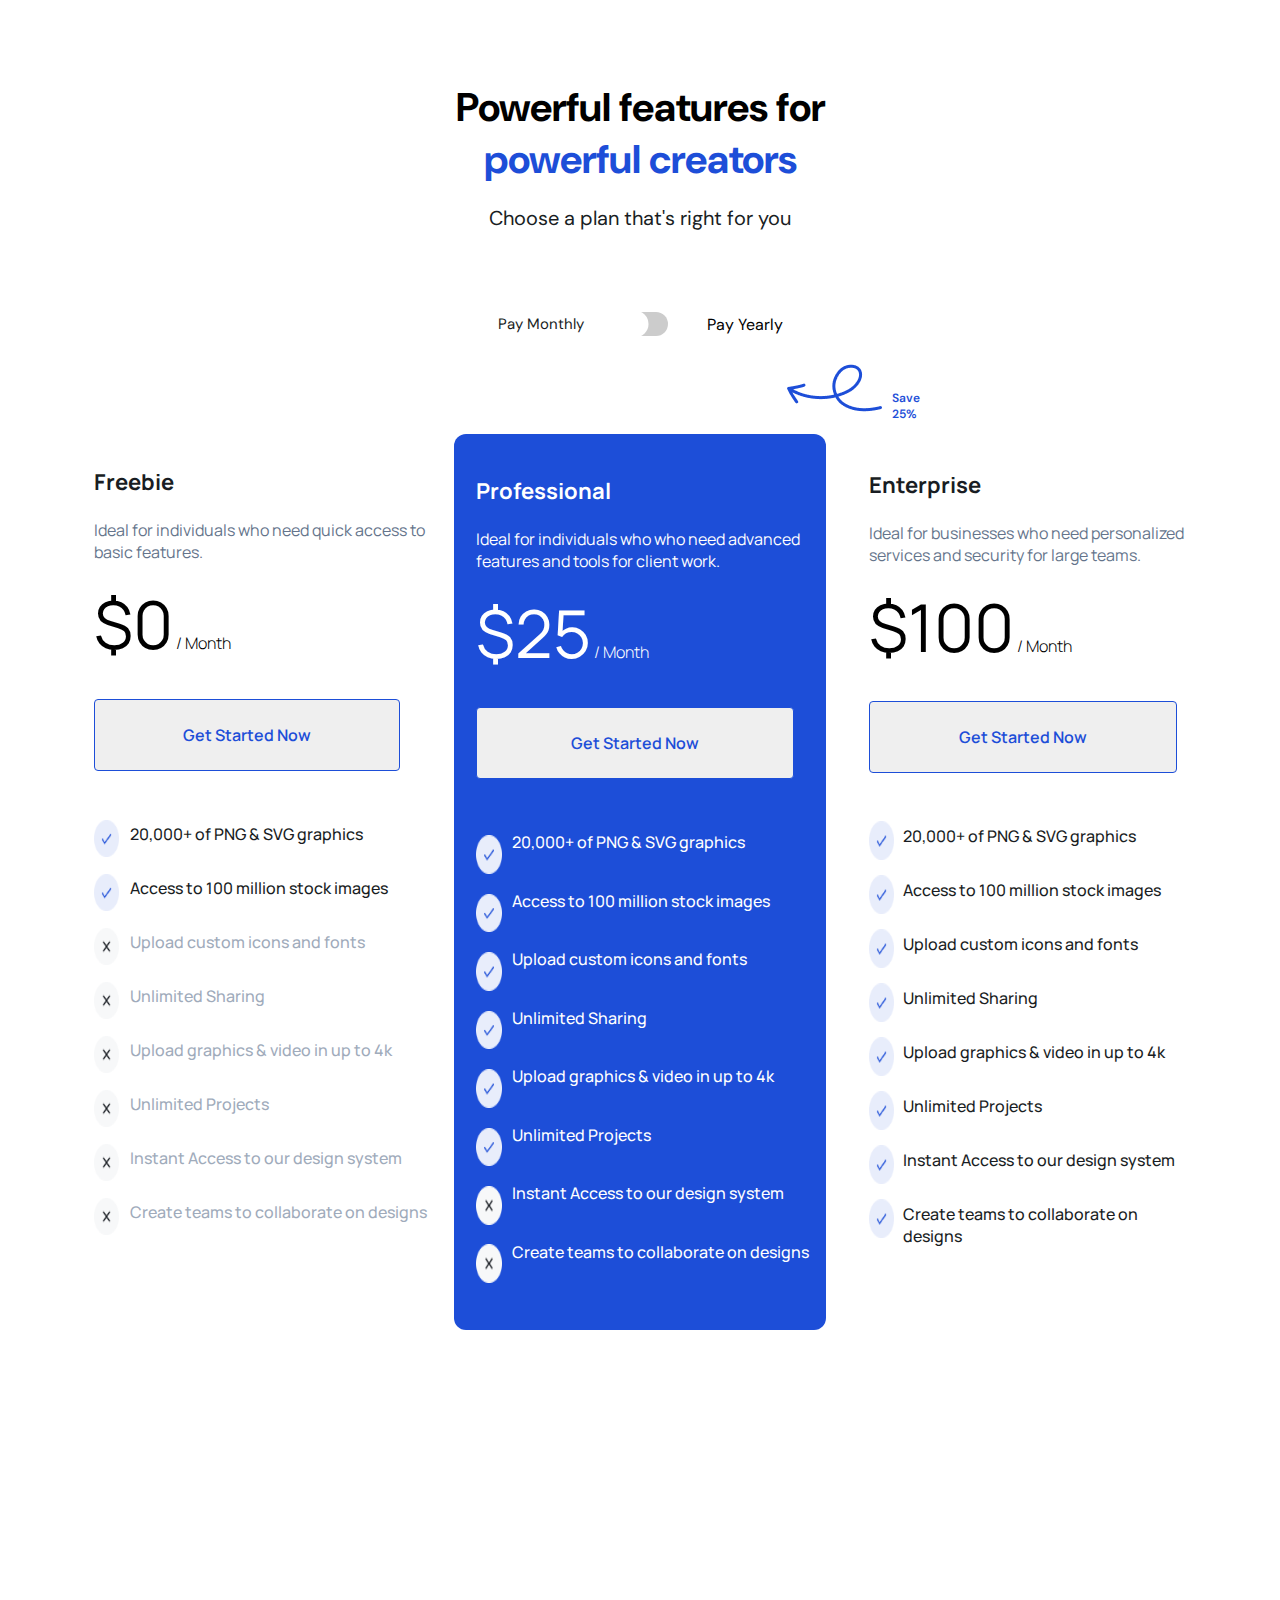
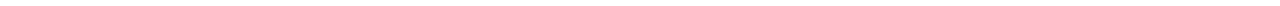
<file: index.html>
<!DOCTYPE html>
<html lang="en">
<head>
    <meta charset="UTF-8">
    <meta name="viewport" content="width=\, initial-scale=1.0">
    <title>Plans</title>
    <link rel="stylesheet" href="index.css">
    <link href='https://fonts.googleapis.com/css?family=DM Sans' rel='stylesheet'>
    <link href='https://fonts.googleapis.com/css?family=Manrope' rel='stylesheet'>
</head>
<body>
  <div class="grid">
    <div class="head">
         <div class="features">
                <p class="main">Powerful features for<span class="lower"><br>powerful creators</span>
                <span class="text"><br>Choose a plan that's right for you</span></p>
                <div class="pay">
                    <div class="monthly">Pay Monthly</div>
                    <div class="btnimg"><input type="checkbox"></div>
                    <div class="yearly">Pay Yearly</div>
                </div>
        </div>
        <div class="sign">
                <img src="Arrow 2.png" alt="">
            <p class="save">Save 25%</p>
            
            </div>
        
        
    </div>
    <div class="left">
        <div class="first">
            <p class="freebie">Freebie</p>
            <p class="para">Ideal for individuals who need quick access to basic features.</p>
            <p><span class="dollar">$0</span><span class="month"> / Month</span></p>
            <button class="getstart">Get Started Now</button>
            <br><br><br>
            <div class="contain">
              <img src="Frame 74.png" alt="">
              <p class="graphics">20,000+ of PNG & SVG graphics</p>

            </div>
            <div class="contain">
                <img src="Frame 74.png" alt="">
                <p class="graphics">Access to 100 million stock images</p>        
              </div>
            <div class="contain">
                <img src="Frame 75.png" alt="">
                <p class="cross">Upload custom icons and fonts</p>        
              </div>
            <div class="contain">
                <img src="Frame 75.png" alt="">
                <p class="cross">Unlimited Sharing</p>        
              </div>
            <div class="contain">
                <img src="Frame 75.png" alt="">
                <p class="cross">Upload graphics & video in up to 4k</p>        
              </div>
            <div class="contain">
                <img src="Frame 75.png" alt="">
                <p class="cross">Unlimited Projects</p>        
              </div>
            <div class="contain">
                <img src="Frame 75.png" alt="">
                <p class="cross">Instant Access to our design system</p>        
              </div>
            <div class="contain">
                <img src="Frame 75.png" alt="">
                <p class="cross">Create teams to collaborate on designs</p>        
              </div>
            
        </div>
    </div>
    <div class="mid">
        <div class="first">
            <p class="freebie">Professional</p>
            <p class="para">Ideal for individuals who who need advanced features and tools for client work.</p>
            <p><span class="dollar">$25</span><span class="month"> / Month</span></p>
            <button class="getstart">Get Started Now</button>
            <br><br><br>
            <div class="contain">
              <img src="Frame 74.png" alt="">
              <p class="graphics">20,000+ of PNG & SVG graphics</p>

            </div>
            <div class="contain">
                <img src="Frame 74.png" alt="">
                <p class="graphics">Access to 100 million stock images</p>        
              </div>
            <div class="contain">
                <img src="Frame 74.png" alt="">
                <p class="cross">Upload custom icons and fonts</p>        
              </div>
            <div class="contain">
                <img src="Frame 74.png" alt="">
                <p class="cross">Unlimited Sharing</p>        
              </div>
            <div class="contain">
                <img src="Frame 74.png" alt="">
                <p class="cross">Upload graphics & video in up to 4k</p>        
              </div>
            <div class="contain">
                <img src="Frame 74.png" alt="">
                <p class="cross">Unlimited Projects</p>        
              </div>
            <div class="contain">
                <img src="Frame 75.png" alt="">
                <p class="cross">Instant Access to our design system</p>        
              </div>
            <div class="contain">
                <img src="Frame 75.png" alt="">
                <p class="cross">Create teams to collaborate on designs</p>        
              </div>
            
        </div>
    </div>
    <div class="right">
        <div class="first">
            <p class="freebie">Enterprise</p>
            <p class="para">Ideal for businesses who need personalized services and security for large teams. </p>
            <p><span class="dollar">$100</span><span class="month"> / Month</span></p>
            <button class="getstart">Get Started Now</button>
            <br><br><br>
            <div class="contain">
              <img src="Frame 74.png" alt="">
              <p class="graphics">20,000+ of PNG & SVG graphics</p>

            </div>
            <div class="contain">
                <img src="Frame 74.png" alt="">
                <p class="graphics">Access to 100 million stock images</p>        
              </div>
            <div class="contain">
                <img src="Frame 74.png" alt="">
                <p class="cross">Upload custom icons and fonts</p>        
              </div>
            <div class="contain">
                <img src="Frame 74.png" alt="">
                <p class="cross">Unlimited Sharing</p>        
              </div>
            <div class="contain">
                <img src="Frame 74.png" alt="">
                <p class="cross">Upload graphics & video in up to 4k</p>        
              </div>
            <div class="contain">
                <img src="Frame 74.png" alt="">
                <p class="cross">Unlimited Projects</p>        
              </div>
            <div class="contain">
                <img src="Frame 74.png" alt="">
                <p class="cross">Instant Access to our design system</p>        
              </div>
            <div class="contain">
                <img src="Frame 74.png" alt="">
                <p class="cross">Create teams to collaborate on designs</p>        
              </div>
            
        </div>
    </div>
    
  </div>  
</body>
</html>
</file>
<file: index.css>
body{
    margin: 0;
    padding: 0;
}
.grid{
    margin-bottom: 20%;
    display: grid;
    grid-template-columns: 1fr 1fr 1fr;
    grid-template-rows:  1fr 1fr 1fr 1fr 1fr;
    height: 150vh;
    margin-left: 6.5%;
    margin-right: 6.5%;
}
.left{
    /* border: 1px solid; */
}
.mid{
    background-color: #1D4ED8;
    box-shadow: 0, 10, 25,0,#CCD9FF;
    border-radius: 12px;
    gap: 40px;
}
.right{
    gap: 40px;
    margin-top: 1%;
}
.head{
    grid-column: 1/4;                                                                                            
}
.features{
    margin-top: 9vh;
    text-align: center;
    font-family: DM Sans;
    font-size: 40px;
    font-weight: 700;
}
.lower{
    padding-top: 3vh;
    font-size: 40px;
    color:#1D4ED8;
}
.text{
    margin-top: 100px;
    font-size: 20px;
    font-weight: 400;
    font-family: DM Sans;
    color: #191D23;
}
.first{
    padding: 3%;
}
.pay{
    margin-top: 8vh;
    display: flex;
    justify-content: center;
    font-family: DM Sans;
    font-weight: 400;
    font-size: 16px;
}
.monthly{
    padding-top: .6vh;
    padding-right: 4vh;
    font-weight: 400;
    font-size: 15px;
    color: #191D23;
}
.yearly{
    padding-top: .6vh;
    padding-left: 4vh;
}
.btnimg{
    cursor: pointer;
}
.sign{
    display: flex;
    margin-left: 63%;
    width: 14%;
    align-items: end;
    height: 10vh;
}
.save{
    color:#1D4ED8;
    font-weight: 590;
    font-size: 12px;
    font-family: DM Sans;
}
.freebie{
    font-weight: 700;
    font-size: 22px;
    font-family: Manrope;
    color: #191D23;
}
.para{
    font-family: Manrope;
    color:#64748B;
    font-weight: 400;
    font-size: 16px;
}
.dollar{
    font-family: Manrope;
    font-size: 66px;
    font-weight: 400;
}
.month{
    font-family: Manrope;
    font-weight: 300;
    font-size: 16px;
}
.getstart{
    color: #1D4ED8;
    padding: 10px;
    margin-top: 1.5vh;
    font-family: Manrope;
    font-weight: 600;
    font-size: 16px;
    text-align: center;
    width: 87.5%;
    border: 1.5px #1D4ED8 solid;
    height: 8vh;
    border-radius: 4px;
    cursor: pointer;
}
.contain{
    display: flex;
}
.contain img{ 
    margin-top: 3.7%;
    width: 7.2%;
    height: 4.2vh;
}
.graphics{
    justify-content: center;
    font-family: Manrope;
    margin-left: 3%;
    font-family: Manrope;
    font-size: 16px;
    font-weight: 500;
    color: #191D23;
}
.cross{
    font-family: Manrope;
    margin-left: 3%;
    font-family: Manrope;
    font-size: 16px;
    font-weight: 500;
    color:  #A0ABBB;
}
.mid {
    padding-top: 1vh;
    padding-bottom: 4vh;
     color: #FFFFFF;;
    padding-left: 3%;
    gap: 40px;
}
.mid img{
    margin-top: 2.2vh;
    width: 7.5%;
    height: 4.3vh;
}
.mid .freebie{
    color: 
    #FFFFFF;
}
.mid .graphics{
    color: #FFFFFF;;
}
.mid .cross{
    color: #FFFFFF;;
}
.mid .getstart{
   width: 94%;
}
.mid .para{
    color: #FFFFFF;
}
.right{
    padding-left: 3%;
    margin-left: 6%;
}
.right img{
    width: 7.7%;
    height: 4.3vh;
}
.right .cross{
    color: #191D23;
}
.right .getstart{
    width: 97%;
}
input{
    -webkit-appearance: none;
    position: relative;
    width: 44px;
    height: 24px;
    background-color:#ccc;
    border-radius: 12px;
    transition :background .3;
    outline: none;
    cursor: pointer;
}
input::after
{
   content: '';
   position: absolute;
   width: 3vh;
   top: 48%;
   left: 27%;
   height: 3vh;
   transform: translate(-50%,-50%);
   border-radius: 50%;
   background-color:#FFFFFF;
   transition: left .3s;
}
input:checked::after{
    left: 70%;

}
</file>
